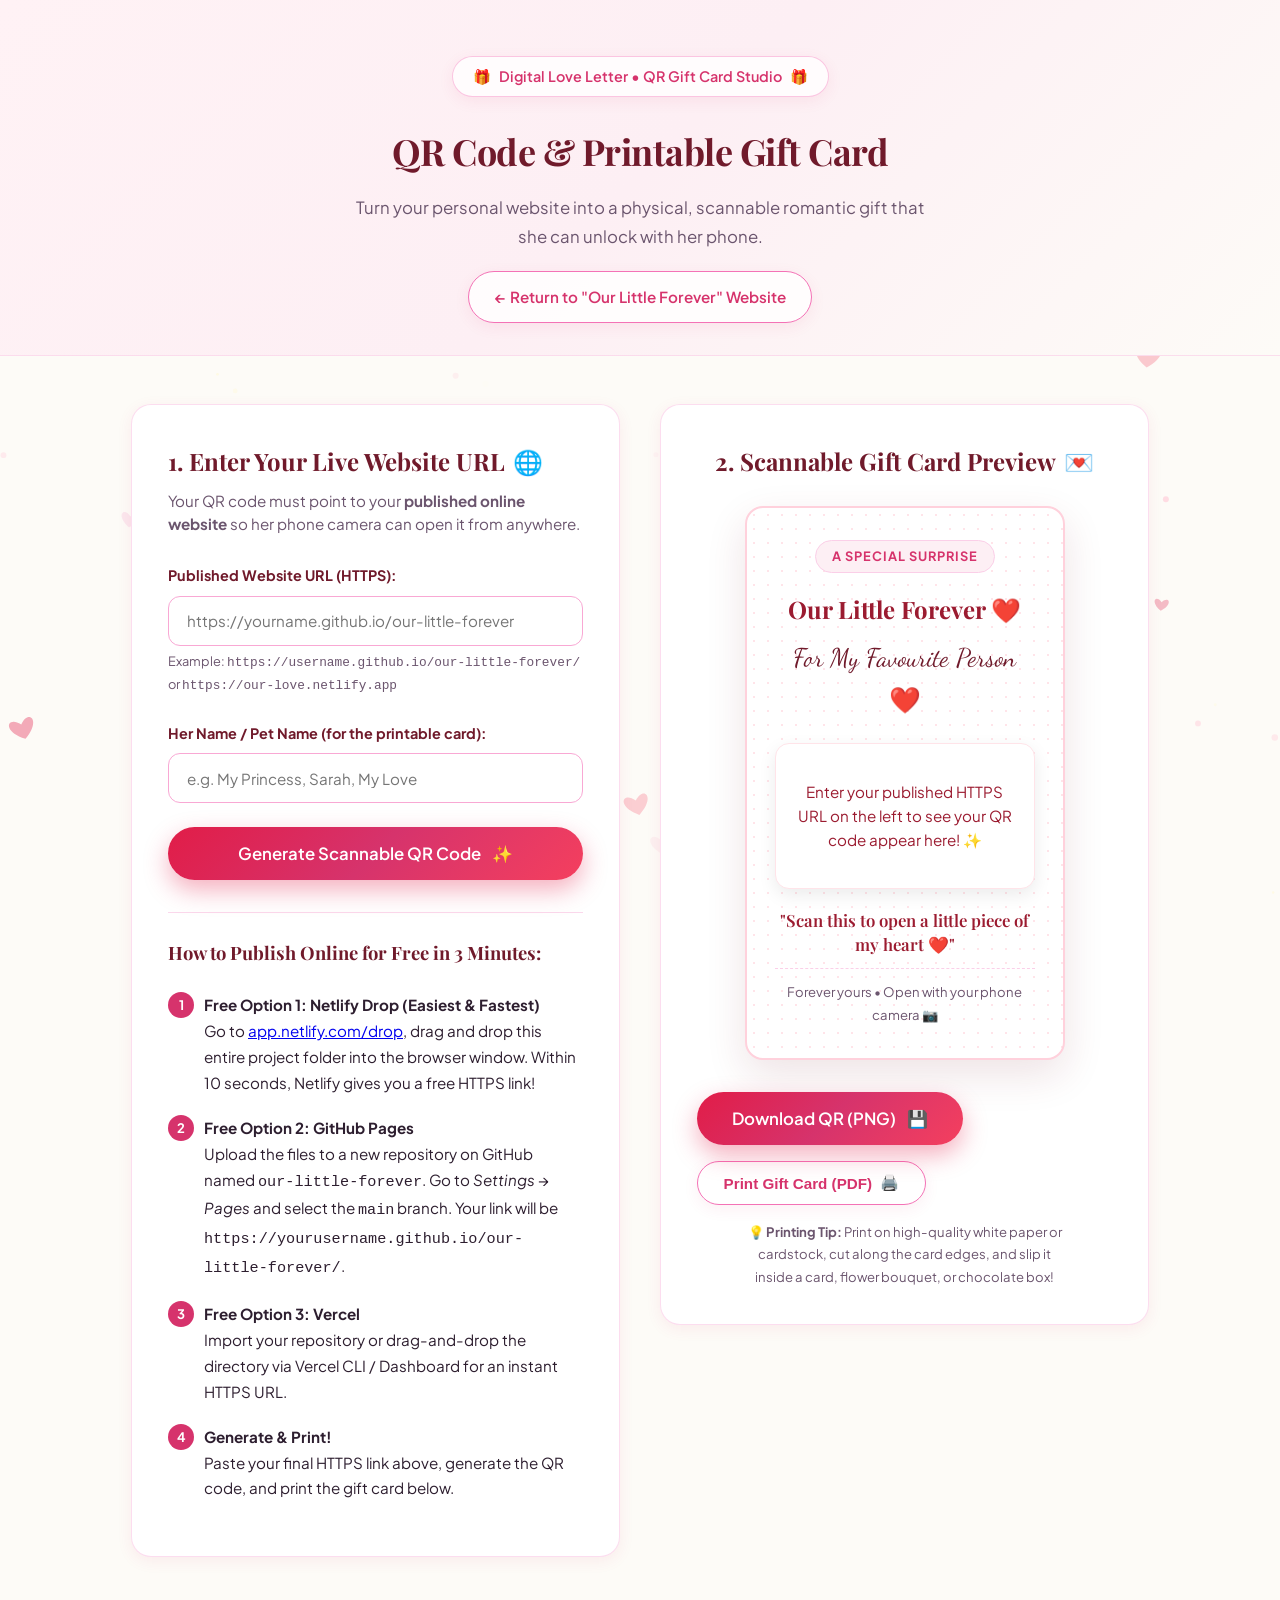
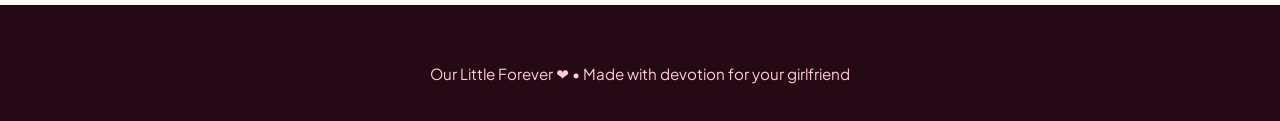
<file: Mine/qrcode.html>
<!DOCTYPE html>
<html lang="en">
<head>
  <meta charset="UTF-8">
  <meta name="viewport" content="width=device-width, initial-scale=1.0">
  <title>QR Code & Gift Card Studio — Our Little Forever ❤️</title>
  <meta name="description" content="Generate a real scannable QR code and printable gift card for your girlfriend's romantic surprise website.">
  <meta name="theme-color" content="#fff2f5">

  <link rel="icon" href="data:image/svg+xml,<svg xmlns=%22http://www.w3.org/2000/svg%22 viewBox=%220 0 100 100%22><text y=%22.9em%22 font-size=%2290%22>💌</text></svg>">

  <!-- Stylesheets -->
  <link rel="stylesheet" href="css/style.css">
  <link rel="stylesheet" href="css/qrcode.css">
</head>
<body>

  <!-- Background Canvas for Floating Ambient Sparkles -->
  <canvas id="heart-canvas" aria-hidden="true"></canvas>

  <div class="site-wrapper">

    <!-- Header -->
    <header class="qr-studio-header">
      <div class="container">
        <div class="hero-badge-pill">
          <span>🎁</span>
          <span>Digital Love Letter &bull; QR Gift Card Studio</span>
          <span>🎁</span>
        </div>
        <h1 class="section-title">QR Code & Printable Gift Card</h1>
        <p class="section-subtitle">
          Turn your personal website into a physical, scannable romantic gift that she can unlock with her phone.
        </p>
        <div style="margin-top: 1.25rem;">
          <a href="index.html" class="btn-romantic-outline">
            &larr; Return to "Our Little Forever" Website
          </a>
        </div>
      </div>
    </header>

    <main class="container">
      <div class="qr-studio-grid">

        <!-- Column 1: URL Input & Deployment Controls -->
        <section class="qr-card-panel">
          <h2 class="panel-title">
            <span>1. Enter Your Live Website URL</span>
            <span>🌐</span>
          </h2>
          <p class="panel-description">
            Your QR code must point to your <strong>published online website</strong> so her phone camera can open it from anywhere.
          </p>

          <!-- Warning Box -->
          <div id="url-warning" class="warning-box" role="alert"></div>

          <!-- URL Input Field -->
          <div class="form-group">
            <label for="qr-url-input" class="form-label">Published Website URL (HTTPS):</label>
            <input
              type="url"
              id="qr-url-input"
              class="form-input"
              placeholder="https://yourname.github.io/our-little-forever"
              autocomplete="off"
            >
            <small style="color: var(--text-muted); display: block; margin-top: 0.35rem; font-size: 0.8rem;">
              Example: <code>https://username.github.io/our-little-forever/</code> or <code>https://our-love.netlify.app</code>
            </small>
          </div>

          <!-- Recipient Name Input (Optional Personalization) -->
          <div class="form-group">
            <label for="card-recipient-input" class="form-label">Her Name / Pet Name (for the printable card):</label>
            <input
              type="text"
              id="card-recipient-input"
              class="form-input"
              placeholder="e.g. My Princess, Sarah, My Love"
            >
          </div>

          <!-- Generate Action -->
          <div style="margin-bottom: 2rem;">
            <button id="generate-qr-btn" class="btn-romantic-primary" style="width: 100%;">
              <span>Generate Scannable QR Code</span>
              <span>✨</span>
            </button>
          </div>

          <!-- Deployment Guidance Guide -->
          <div style="border-top: 1px solid rgba(251, 207, 232, 0.8); padding-top: 1.5rem;">
            <h3 style="font-family: var(--font-serif); font-size: 1.15rem; color: var(--wine-dark); margin-bottom: 0.75rem;">
              How to Publish Online for Free in 3 Minutes:
            </h3>

            <ul class="deployment-steps-list">
              <li>
                <span class="step-num">1</span>
                <strong>Free Option 1: Netlify Drop (Easiest & Fastest)</strong><br>
                Go to <a href="https://app.netlify.com/drop" target="_blank" rel="noopener">app.netlify.com/drop</a>, drag and drop this entire project folder into the browser window. Within 10 seconds, Netlify gives you a free HTTPS link!
              </li>
              <li>
                <span class="step-num">2</span>
                <strong>Free Option 2: GitHub Pages</strong><br>
                Upload the files to a new repository on GitHub named <code>our-little-forever</code>. Go to <em>Settings &rarr; Pages</em> and select the <code>main</code> branch. Your link will be <code>https://yourusername.github.io/our-little-forever/</code>.
              </li>
              <li>
                <span class="step-num">3</span>
                <strong>Free Option 3: Vercel</strong><br>
                Import your repository or drag-and-drop the directory via Vercel CLI / Dashboard for an instant HTTPS URL.
              </li>
              <li>
                <span class="step-num">4</span>
                <strong>Generate & Print!</strong><br>
                Paste your final HTTPS link above, generate the QR code, and print the gift card below.
              </li>
            </ul>
          </div>
        </section>


        <!-- Column 2: Live QR Code Preview & Printable Gift Card -->
        <section class="qr-card-panel printable-card-preview-container">
          <h2 class="panel-title no-print" style="margin-bottom: 1.5rem;">
            <span>2. Scannable Gift Card Preview</span>
            <span>💌</span>
          </h2>

          <!-- The Physical Card Template (Ready to Print) -->
          <div class="gift-card-box" id="printable-gift-card">
            <span class="card-ribbon">A Special Surprise</span>
            
            <h3 class="card-title">Our Little Forever ❤️</h3>
            <div class="card-recipient" id="card-recipient-display">For My Favourite Person ❤️</div>

            <div class="card-qr-wrapper">
              <div id="card-qr-display" class="qr-code-canvas-container">
                <!-- QR Code rendered here by JavaScript -->
                <div class="qr-placeholder-msg" style="padding: 1.5rem 0.5rem;">
                  Enter your published HTTPS URL on the left to see your QR code appear here! ✨
                </div>
              </div>
            </div>

            <p class="card-scan-text">
              "Scan this to open a little piece of my heart ❤️"
            </p>

            <div class="card-signoff">
              Forever yours &bull; Open with your phone camera 📷
            </div>
          </div>

          <!-- Standalone High-Res QR Display for Single Download -->
          <div id="qr-code-display" style="display: none;"></div>

          <!-- Action Buttons for Downloading & Printing -->
          <div class="qr-actions-row no-print" style="margin-top: 2rem;">
            <button id="download-qr-btn" class="btn-romantic-primary" disabled>
              <span>Download QR (PNG)</span>
              <span>💾</span>
            </button>

            <button id="print-card-btn" class="btn-romantic-outline">
              <span>Print Gift Card (PDF)</span>
              <span>🖨️</span>
            </button>
          </div>

          <p class="no-print" style="color: var(--text-muted); font-size: 0.82rem; margin-top: 1rem; text-align: center; max-width: 320px;">
            💡 <strong>Printing Tip:</strong> Print on high-quality white paper or cardstock, cut along the card edges, and slip it inside a card, flower bouquet, or chocolate box!
          </p>
        </section>

      </div>
    </main>

    <!-- Footer -->
    <footer class="site-footer no-print">
      <div class="container">
        <p>Our Little Forever ❤️ &bull; Made with devotion for your girlfriend</p>
      </div>
    </footer>

  </div>

  <!-- Scripts -->
  <script src="js/qrcode-lib.js"></script>
  <script src="js/particles.js"></script>
  <script src="js/qrcode-generator.js"></script>
</body>
</html>
</file>
<file: Mine/css/style.css>
/* ==========================================================================
   OUR LITTLE FOREVER — MASTER ROMANTIC STYLESHEET
   Aesthetics: Dreamy Pastel Pink, Cream, Glassmorphism, Editorial Typography
   ========================================================================== */

/* --- Google Fonts Import (With System Font Fallbacks) --- */
@import url('https://fonts.googleapis.com/css2?family=Dancing+Script:wght@600;700&family=Great+Vibes&family=Playfair+Display:ital,wght@0,400;0,600;0,700;1,400&family=Plus+Jakarta+Sans:wght@300;400;500;600;700&display=swap');

/* --- CSS Variables & Theme Tokens --- */
:root {
  /* Color Palette */
  --bg-cream: #fdfbf7;
  --bg-blush: #fff2f5;
  --bg-gradient-hero: linear-gradient(135deg, #fff2f5 0%, #fdeff4 50%, #fdfbf7 100%);
  --bg-card-glass: rgba(255, 255, 255, 0.85);
  --bg-card-border: rgba(255, 255, 255, 0.9);
  
  --primary-rose: #d6336c;
  --primary-rose-hover: #b82357;
  --soft-pink: #fbcfe8;
  --pastel-rose: #f472b6;
  --ruby-accent: #9b1b30;
  --wine-dark: #701a2b;
  --warm-gold: #c59b27;
  --gold-glow: rgba(197, 155, 39, 0.35);

  --text-dark: #2d1e2f;       /* WCAG AAA compliant against light bg */
  --text-muted: #6b556e;
  --text-romantic: #881337;

  /* Shadows & Glassmorphism */
  --shadow-sm: 0 4px 15px rgba(214, 51, 108, 0.08);
  --shadow-md: 0 10px 30px rgba(214, 51, 108, 0.12);
  --shadow-lg: 0 20px 45px rgba(214, 51, 108, 0.18);
  --shadow-glow: 0 0 25px rgba(244, 114, 182, 0.45);

  /* Typography */
  --font-serif: 'Playfair Display', Georgia, serif;
  --font-cursive: 'Dancing Script', 'Great Vibes', cursive;
  --font-script: 'Great Vibes', cursive;
  --font-body: 'Plus Jakarta Sans', system-ui, -apple-system, sans-serif;

  /* Transitions */
  --transition-smooth: all 0.35s cubic-bezier(0.16, 1, 0.3, 1);
}

/* --- Base & Reset --- */
*, *::before, *::after {
  box-sizing: border-box;
  margin: 0;
  padding: 0;
}

html {
  scroll-behavior: smooth;
  font-size: 16px;
  -webkit-tap-highlight-color: transparent;
}

body {
  font-family: var(--font-body);
  background: var(--bg-cream);
  color: var(--text-dark);
  line-height: 1.7;
  overflow-x: hidden;
  position: relative;
  min-height: 100vh;
}

/* Background Canvas for Floating Hearts & Sparkles */
#heart-canvas {
  position: fixed;
  top: 0;
  left: 0;
  width: 100%;
  height: 100%;
  pointer-events: none;
  z-index: 1;
}

/* Main Content Container */
.site-wrapper {
  position: relative;
  z-index: 2;
  width: 100%;
  overflow-x: hidden;
}

.container {
  width: 90%;
  max-width: 1050px;
  margin: 0 auto;
  padding: 0 1rem;
}

/* --- Section Layouts & Dividers --- */
.romantic-section {
  padding: 5rem 0;
  position: relative;
}

.section-header {
  text-align: center;
  margin-bottom: 3.5rem;
}

.section-badge {
  display: inline-block;
  padding: 0.35rem 1.25rem;
  background: rgba(244, 114, 182, 0.15);
  color: var(--primary-rose);
  border-radius: 50px;
  font-size: 0.85rem;
  font-weight: 600;
  letter-spacing: 1px;
  text-transform: uppercase;
  margin-bottom: 0.75rem;
  border: 1px solid rgba(244, 114, 182, 0.3);
}

.section-title {
  font-family: var(--font-serif);
  font-size: 2.25rem;
  font-weight: 700;
  color: var(--wine-dark);
  margin-bottom: 0.75rem;
  letter-spacing: -0.5px;
}

.section-subtitle {
  font-size: 1.05rem;
  color: var(--text-muted);
  max-width: 580px;
  margin: 0 auto;
}

/* --- Buttons & Interactive Elements --- */
.btn-romantic-primary {
  display: inline-flex;
  align-items: center;
  justify-content: center;
  gap: 0.65rem;
  background: linear-gradient(135deg, #e11d48, #d6336c, #f43f5e);
  color: #ffffff;
  font-family: var(--font-body);
  font-size: 1.05rem;
  font-weight: 600;
  padding: 1rem 2.2rem;
  border-radius: 50px;
  border: none;
  cursor: pointer;
  box-shadow: 0 10px 25px rgba(225, 29, 72, 0.35);
  transition: var(--transition-smooth);
  text-decoration: none;
  position: relative;
  overflow: hidden;
}

.btn-romantic-primary:hover {
  transform: translateY(-3px) scale(1.02);
  box-shadow: 0 15px 35px rgba(225, 29, 72, 0.45);
}

.btn-romantic-primary:active {
  transform: translateY(0) scale(0.98);
}

.btn-romantic-outline {
  display: inline-flex;
  align-items: center;
  justify-content: center;
  gap: 0.5rem;
  background: rgba(255, 255, 255, 0.85);
  color: var(--primary-rose);
  font-size: 0.95rem;
  font-weight: 600;
  padding: 0.75rem 1.6rem;
  border-radius: 50px;
  border: 1.5px solid var(--pastel-rose);
  cursor: pointer;
  box-shadow: var(--shadow-sm);
  transition: var(--transition-smooth);
  text-decoration: none;
}

.btn-romantic-outline:hover {
  background: #ffffff;
  border-color: var(--primary-rose);
  color: var(--ruby-accent);
  transform: translateY(-2px);
  box-shadow: var(--shadow-md);
}

/* --- SECTION 1: HERO / PERSONAL WELCOME --- */
.hero-section {
  min-height: 92vh;
  display: flex;
  align-items: center;
  justify-content: center;
  text-align: center;
  background: var(--bg-gradient-hero);
  position: relative;
  padding: 3rem 1rem 6rem;
}

.hero-content {
  max-width: 680px;
  margin: 0 auto;
}

.hero-badge-pill {
  display: inline-flex;
  align-items: center;
  gap: 0.5rem;
  padding: 0.45rem 1.25rem;
  background: rgba(255, 255, 255, 0.8);
  border: 1px solid rgba(244, 114, 182, 0.4);
  border-radius: 50px;
  font-size: 0.9rem;
  color: var(--primary-rose);
  font-weight: 600;
  margin-bottom: 1.5rem;
  box-shadow: var(--shadow-sm);
}

/* Beating 3D Animated Heart */
.hero-heart-container {
  margin: 1.25rem auto 2rem;
  display: flex;
  justify-content: center;
}

.beating-heart {
  width: 76px;
  height: 76px;
  background: radial-gradient(circle at 30% 30%, #ff6b8b, #d6336c, #9b1b30);
  transform: rotate(-45deg);
  position: relative;
  border-radius: 8px 8px 0 0;
  box-shadow: 0 10px 30px rgba(214, 51, 108, 0.45);
  animation: heartPulse 1.4s ease-in-out infinite;
  cursor: pointer;
}

.beating-heart::before,
.beating-heart::after {
  content: "";
  width: 76px;
  height: 76px;
  background: inherit;
  border-radius: 50%;
  position: absolute;
}

.beating-heart::before {
  top: -38px;
  left: 0;
}

.beating-heart::after {
  top: 0;
  right: -38px;
}

@keyframes heartPulse {
  0% { transform: rotate(-45deg) scale(0.95); }
  14% { transform: rotate(-45deg) scale(1.15); }
  28% { transform: rotate(-45deg) scale(0.98); }
  42% { transform: rotate(-45deg) scale(1.18); }
  70% { transform: rotate(-45deg) scale(0.95); }
  100% { transform: rotate(-45deg) scale(0.95); }
}

.hero-title {
  font-family: var(--font-serif);
  font-size: 3rem;
  font-weight: 700;
  color: var(--wine-dark);
  margin-bottom: 1rem;
  line-height: 1.2;
}

.hero-subtitle {
  font-family: var(--font-body);
  font-size: 1.35rem;
  color: var(--text-muted);
  margin-bottom: 2.5rem;
  font-weight: 400;
}

.hero-cta-group {
  display: flex;
  flex-direction: column;
  align-items: center;
  gap: 1rem;
}

.scroll-indicator {
  position: absolute;
  bottom: 2rem;
  left: 50%;
  transform: translateX(-50%);
  display: flex;
  flex-direction: column;
  align-items: center;
  color: var(--text-muted);
  font-size: 0.85rem;
  text-decoration: none;
  animation: bounceDown 2s infinite;
}

.scroll-indicator svg {
  margin-top: 0.35rem;
  fill: var(--primary-rose);
}

@keyframes bounceDown {
  0%, 20%, 50%, 80%, 100% { transform: translate(-50%, 0); }
  40% { transform: translate(-50%, -8px); }
  60% { transform: translate(-50%, -4px); }
}

/* --- SECTION 2: HER PHOTOGRAPH (Polaroid Card) --- */
.photo-section {
  background: var(--bg-cream);
  padding: 6rem 0;
}

.photo-stage {
  display: flex;
  justify-content: center;
  align-items: center;
  padding: 1rem;
}

.polaroid-card {
  background: #ffffff;
  padding: 1.25rem 1.25rem 2rem;
  border-radius: 12px;
  box-shadow: 0 15px 40px rgba(112, 26, 43, 0.12), 0 2px 8px rgba(0, 0, 0, 0.05);
  max-width: 440px;
  width: 100%;
  position: relative;
  transform: rotate(-1.5deg);
  transition: transform 0.5s cubic-bezier(0.175, 0.885, 0.32, 1.275), box-shadow 0.4s ease;
  border: 1px solid rgba(251, 207, 232, 0.4);
}

.polaroid-card:hover {
  transform: rotate(0deg) scale(1.02);
  box-shadow: 0 25px 50px rgba(112, 26, 43, 0.18), 0 0 25px rgba(244, 114, 182, 0.25);
}

/* Washi Tape / Romantic Clip on Top */
.washi-tape {
  position: absolute;
  top: -14px;
  left: 50%;
  transform: translateX(-50%);
  width: 120px;
  height: 28px;
  background: rgba(251, 207, 232, 0.85);
  backdrop-filter: blur(4px);
  border-radius: 2px;
  box-shadow: 0 2px 6px rgba(0, 0, 0, 0.08);
  border-left: 2px dashed rgba(244, 114, 182, 0.5);
  border-right: 2px dashed rgba(244, 114, 182, 0.5);
  z-index: 5;
}

.photo-frame {
  position: relative;
  width: 100%;
  aspect-ratio: 4 / 4.8;
  background: #fdf2f4;
  border-radius: 8px;
  overflow: hidden;
  box-shadow: inset 0 0 15px rgba(0, 0, 0, 0.04);
  display: flex;
  align-items: center;
  justify-content: center;
}

.managed-photo {
  width: 100%;
  height: 100%;
  object-fit: cover;
  display: block;
  transition: transform 0.6s ease;
}

.polaroid-card:hover .managed-photo {
  transform: scale(1.03);
}

/* Graceful Placeholder when girlfriend.jpg is missing or pending */
.photo-placeholder-fallback {
  width: 100%;
  height: 100%;
  display: none; /* Shown via JS error handler if image not found */
  flex-direction: column;
  align-items: center;
  justify-content: center;
  text-align: center;
  padding: 1.5rem;
  background: linear-gradient(135deg, #fff0f3, #ffe4e9);
  color: var(--ruby-accent);
}

.photo-placeholder-fallback svg {
  width: 64px;
  height: 64px;
  fill: var(--pastel-rose);
  margin-bottom: 1rem;
  filter: drop-shadow(0 4px 10px rgba(244, 114, 182, 0.3));
}

.photo-placeholder-fallback .fallback-title {
  font-family: var(--font-serif);
  font-size: 1.25rem;
  font-weight: 600;
  margin-bottom: 0.35rem;
}

.photo-placeholder-fallback .fallback-hint {
  font-size: 0.82rem;
  color: var(--text-muted);
  line-height: 1.4;
  background: rgba(255, 255, 255, 0.8);
  padding: 0.5rem 0.85rem;
  border-radius: 6px;
  border: 1px dashed var(--pastel-rose);
  margin-top: 0.5rem;
}

/* Caption Under Photo */
.polaroid-caption {
  margin-top: 1.25rem;
  text-align: center;
}

.polaroid-caption h3 {
  font-family: var(--font-cursive);
  font-size: 1.85rem;
  color: var(--ruby-accent);
  font-weight: 700;
  line-height: 1.3;
}

/* --- SECTION 3: MY LOVE LETTER (Interactive Envelope) --- */
.letter-section {
  background: var(--bg-blush);
  padding: 6rem 0;
  position: relative;
}

/* Note: Full envelope 3D styling resides in css/envelope.css */

/* --- SECTION 4: OUR MEMORIES --- */
.memories-section {
  background: var(--bg-cream);
  padding: 6rem 0;
}

.memory-grid {
  display: grid;
  grid-template-columns: repeat(auto-fit, minmax(290px, 1fr));
  gap: 2rem;
  margin-top: 1rem;
}

.memory-card {
  background: var(--bg-card-glass);
  backdrop-filter: blur(12px);
  -webkit-backdrop-filter: blur(12px);
  border: 1px solid var(--bg-card-border);
  border-radius: 16px;
  padding: 1.5rem;
  box-shadow: var(--shadow-sm);
  transition: var(--transition-smooth);
  display: flex;
  flex-direction: column;
  position: relative;
  overflow: hidden;
}

.memory-card:hover {
  transform: translateY(-8px);
  box-shadow: var(--shadow-lg);
  border-color: var(--pastel-rose);
}

.memory-card::before {
  content: "";
  position: absolute;
  top: 0;
  left: 0;
  width: 100%;
  height: 4px;
  background: linear-gradient(90deg, var(--pastel-rose), var(--primary-rose), var(--warm-gold));
}

.memory-photo-wrap {
  width: 100%;
  height: 200px;
  border-radius: 10px;
  overflow: hidden;
  position: relative;
  background: #fdf2f4;
  margin-bottom: 1.25rem;
}

.memory-photo-wrap img {
  width: 100%;
  height: 100%;
  object-fit: cover;
  transition: transform 0.5s ease;
}

.memory-card:hover .memory-photo-wrap img {
  transform: scale(1.05);
}

.memory-card-body {
  display: flex;
  flex-direction: column;
  flex-grow: 1;
}

.memory-tag {
  display: inline-block;
  font-size: 0.75rem;
  font-weight: 700;
  text-transform: uppercase;
  letter-spacing: 1px;
  color: var(--primary-rose);
  margin-bottom: 0.4rem;
}

.memory-title {
  font-family: var(--font-serif);
  font-size: 1.35rem;
  color: var(--wine-dark);
  margin-bottom: 0.75rem;
  line-height: 1.3;
}

.memory-desc {
  font-size: 0.95rem;
  color: var(--text-muted);
  line-height: 1.6;
  flex-grow: 1;
  margin-bottom: 1rem;
}

.memory-footer {
  display: flex;
  align-items: center;
  justify-content: space-between;
  border-top: 1px solid rgba(251, 207, 232, 0.6);
  padding-top: 0.85rem;
  font-size: 0.85rem;
  color: var(--ruby-accent);
  font-weight: 600;
}

/* --- SECTION 5: A SPECIAL PROMISE --- */
.promise-section {
  background: linear-gradient(135deg, #fff0f3 0%, #ffe4e9 50%, #fff9f5 100%);
  padding: 6.5rem 0;
  position: relative;
}

.promise-card {
  max-width: 760px;
  margin: 0 auto;
  background: rgba(255, 255, 255, 0.9);
  backdrop-filter: blur(16px);
  -webkit-backdrop-filter: blur(16px);
  border: 2px solid rgba(255, 255, 255, 0.8);
  border-radius: 24px;
  padding: 3.5rem 2.5rem;
  text-align: center;
  box-shadow: 0 20px 50px rgba(190, 24, 93, 0.12), 0 0 30px rgba(244, 114, 182, 0.2);
  position: relative;
}

.promise-quote-icon {
  font-family: Georgia, serif;
  font-size: 5rem;
  line-height: 1;
  color: var(--pastel-rose);
  opacity: 0.4;
  margin-bottom: -1.5rem;
}

.promise-text {
  font-family: var(--font-serif);
  font-size: 1.65rem;
  font-style: italic;
  color: var(--wine-dark);
  line-height: 1.6;
  margin-bottom: 2rem;
  font-weight: 400;
}

.promise-hearts-line {
  display: flex;
  align-items: center;
  justify-content: center;
  gap: 0.75rem;
  margin-bottom: 1.5rem;
}

.promise-hearts-line span {
  font-size: 1.4rem;
  animation: floatHeart 2.5s ease-in-out infinite alternate;
}

.promise-hearts-line span:nth-child(2) {
  font-size: 1.8rem;
  animation-delay: 0.4s;
}

.promise-hearts-line span:nth-child(3) {
  font-size: 1.4rem;
  animation-delay: 0.8s;
}

@keyframes floatHeart {
  0% { transform: translateY(0); }
  100% { transform: translateY(-8px); }
}

.promise-highlight-msg {
  font-family: var(--font-cursive);
  font-size: 2.25rem;
  color: var(--ruby-accent);
  font-weight: 700;
}

/* --- SECTION 6: FINAL SURPRISE --- */
.surprise-section {
  background: var(--bg-cream);
  padding: 7rem 0 5rem;
  text-align: center;
}

.surprise-container {
  max-width: 720px;
  margin: 0 auto;
}

.surprise-cinema-card {
  background: #ffffff;
  border-radius: 24px;
  padding: 3.5rem 2rem;
  box-shadow: var(--shadow-md);
  border: 1px solid rgba(251, 207, 232, 0.6);
  position: relative;
  overflow: hidden;
}

.surprise-statement {
  font-family: var(--font-serif);
  font-size: 2.1rem;
  font-weight: 700;
  color: var(--wine-dark);
  line-height: 1.4;
  margin-bottom: 2.5rem;
}

.surprise-action {
  margin-bottom: 2rem;
}

.btn-surprise-reveal {
  font-size: 1.15rem;
  padding: 1.15rem 2.8rem;
  background: linear-gradient(135deg, #e11d48, #d6336c, #f43f5e);
  color: #fff;
  border: none;
  border-radius: 50px;
  font-weight: 700;
  cursor: pointer;
  box-shadow: 0 10px 30px rgba(225, 29, 72, 0.4);
  transition: var(--transition-smooth);
}

.btn-surprise-reveal:hover {
  transform: translateY(-4px) scale(1.03);
  box-shadow: 0 18px 40px rgba(225, 29, 72, 0.5);
}

.btn-surprise-reveal.revealed {
  background: #4a1525;
  cursor: default;
  transform: none;
  box-shadow: none;
}

/* Hidden Reveal Message Box */
.final-reveal-box {
  display: none;
  background: linear-gradient(135deg, #fff2f5, #ffe4e9);
  border-radius: 18px;
  padding: 2.5rem 2rem;
  border: 2px dashed var(--pastel-rose);
  margin-top: 2rem;
  animation: fadeInPop 0.8s cubic-bezier(0.175, 0.885, 0.32, 1.275) forwards;
}

.final-reveal-box.visible {
  display: block;
}

@keyframes fadeInPop {
  0% { opacity: 0; transform: scale(0.85); }
  100% { opacity: 1; transform: scale(1); }
}

.final-reveal-text {
  font-family: var(--font-serif);
  font-size: 1.6rem;
  color: var(--ruby-accent);
  line-height: 1.5;
  margin-bottom: 1.5rem;
}

.btn-send-love {
  display: inline-flex;
  align-items: center;
  gap: 0.5rem;
  background: #ffffff;
  color: var(--primary-rose);
  border: 1.5px solid var(--primary-rose);
  padding: 0.65rem 1.6rem;
  border-radius: 50px;
  font-weight: 600;
  cursor: pointer;
  transition: var(--transition-smooth);
}

.btn-send-love:hover {
  background: var(--primary-rose);
  color: #ffffff;
}

.btn-send-love.pulsing {
  transform: scale(1.1);
}

/* --- SECTION 7: BACKGROUND MUSIC PLAYER --- */
.music-section {
  background: var(--bg-blush);
  padding: 4.5rem 0;
  border-top: 1px solid rgba(251, 207, 232, 0.6);
}

.music-player-card {
  max-width: 600px;
  margin: 0 auto;
  background: #ffffff;
  border-radius: 20px;
  padding: 2rem;
  box-shadow: var(--shadow-sm);
  display: flex;
  align-items: center;
  gap: 2rem;
  border: 1px solid rgba(251, 207, 232, 0.8);
}

.love-music {
  max-width: 600px;
  margin: 1.5rem auto 0;
  padding: 1.5rem;
  text-align: center;
  color: var(--wine-dark);
  background: rgba(255, 255, 255, 0.8);
  border: 1px solid rgba(251, 207, 232, 0.8);
  border-radius: 12px;
  box-shadow: var(--shadow-sm);
}

.love-music p:first-child {
  font-family: var(--font-serif);
  font-size: 1.2rem;
  font-weight: 700;
}

.love-music audio {
  display: block;
  width: min(100%, 420px);
  margin: 1rem auto;
}

.love-music p:last-child {
  color: var(--text-muted);
  font-size: 0.9rem;
  font-style: italic;
}

.vinyl-stage {
  flex-shrink: 0;
}

.vinyl-disc {
  width: 90px;
  height: 90px;
  border-radius: 50%;
  background: radial-gradient(circle, #331520 20%, #1a0810 21%, #2c101b 40%, #1a0810 41%, #331520 65%, #1a0810 66%, #240a15 100%);
  position: relative;
  box-shadow: 0 8px 20px rgba(0, 0, 0, 0.25);
  display: flex;
  align-items: center;
  justify-content: center;
}

.vinyl-disc::before {
  content: "";
  width: 32px;
  height: 32px;
  border-radius: 50%;
  background: #d6336c;
  box-shadow: 0 0 0 4px #ffccd5;
}

.vinyl-disc::after {
  content: "❤️";
  position: absolute;
  font-size: 12px;
}

.vinyl-disc.spinning {
  animation: spinVinyl 4s linear infinite;
}

@keyframes spinVinyl {
  100% { transform: rotate(360deg); }
}

.music-details {
  flex-grow: 1;
}

.music-title {
  font-family: var(--font-serif);
  font-size: 1.25rem;
  color: var(--wine-dark);
  font-weight: 700;
  margin-bottom: 0.25rem;
}

.music-artist {
  font-size: 0.85rem;
  color: var(--text-muted);
  margin-bottom: 0.85rem;
}

.music-controls-group {
  display: flex;
  align-items: center;
  gap: 0.85rem;
  flex-wrap: wrap;
}

.music-status-text {
  font-size: 0.8rem;
  color: var(--primary-rose);
  margin-top: 0.5rem;
  font-style: italic;
}

/* Equalizer soundwaves */
.soundwaves-indicator {
  display: flex;
  align-items: flex-end;
  gap: 3px;
  height: 18px;
}

.soundwave-bar {
  width: 3px;
  background: var(--primary-rose);
  border-radius: 2px;
  height: 4px;
}

.soundwave-bar.animating:nth-child(1) { animation: soundwave 0.8s ease infinite alternate 0.1s; }
.soundwave-bar.animating:nth-child(2) { animation: soundwave 0.8s ease infinite alternate 0.3s; }
.soundwave-bar.animating:nth-child(3) { animation: soundwave 0.8s ease infinite alternate 0.2s; }
.soundwave-bar.animating:nth-child(4) { animation: soundwave 0.8s ease infinite alternate 0.4s; }

@keyframes soundwave {
  0% { height: 4px; }
  100% { height: 18px; }
}

/* Floating Sticky Music Pill */
.floating-music-pill {
  position: fixed;
  bottom: 24px;
  left: 24px;
  background: rgba(255, 255, 255, 0.92);
  backdrop-filter: blur(10px);
  border: 1px solid rgba(244, 114, 182, 0.4);
  border-radius: 50px;
  padding: 0.5rem 1.1rem;
  display: flex;
  align-items: center;
  gap: 0.6rem;
  box-shadow: 0 8px 25px rgba(214, 51, 108, 0.18);
  z-index: 99;
  cursor: pointer;
  transition: var(--transition-smooth);
}

.floating-music-pill:hover {
  transform: translateY(-2px);
  box-shadow: 0 12px 30px rgba(214, 51, 108, 0.25);
}

.floating-music-pill .mini-play-icon {
  color: var(--primary-rose);
  font-size: 1rem;
}

.floating-music-pill .mini-label {
  font-size: 0.82rem;
  font-weight: 600;
  color: var(--wine-dark);
}

/* Back to Top Button */
.back-to-top-btn {
  position: fixed;
  bottom: 24px;
  right: 24px;
  width: 44px;
  height: 44px;
  border-radius: 50%;
  background: #ffffff;
  border: 1px solid rgba(244, 114, 182, 0.4);
  color: var(--primary-rose);
  display: flex;
  align-items: center;
  justify-content: center;
  box-shadow: 0 6px 20px rgba(0, 0, 0, 0.08);
  cursor: pointer;
  z-index: 99;
  opacity: 0;
  visibility: hidden;
  transition: var(--transition-smooth);
}

.back-to-top-btn.visible {
  opacity: 1;
  visibility: visible;
}

.back-to-top-btn:hover {
  background: var(--primary-rose);
  color: #ffffff;
  transform: translateY(-3px);
}

/* --- FOOTER & QR CODE LINK --- */
.site-footer {
  background: #250914;
  color: #ffccd5;
  padding: 3.5rem 1rem 2.5rem;
  text-align: center;
  font-size: 0.95rem;
}

.site-footer a {
  color: #fbcfe8;
  text-decoration: underline;
  text-underline-offset: 4px;
}

.site-footer a:hover {
  color: #ffffff;
}

.footer-qr-banner {
  margin: 1.5rem auto 2rem;
  max-width: 500px;
  background: rgba(255, 255, 255, 0.08);
  border-radius: 14px;
  padding: 1.25rem;
  border: 1px dashed rgba(251, 207, 232, 0.4);
}

/* --- SCROLL REVEAL ANIMATIONS --- */
.reveal-on-scroll {
  opacity: 0;
  transform: translateY(30px);
  transition: opacity 0.8s ease, transform 0.8s cubic-bezier(0.16, 1, 0.3, 1);
}

.reveal-on-scroll.in-view {
  opacity: 1;
  transform: translateY(0);
}

/* --- RESPONSIVE ADJUSTMENTS --- */
@media (max-width: 768px) {
  .hero-title {
    font-size: 2.25rem;
  }
  .hero-subtitle {
    font-size: 1.15rem;
  }
  .section-title {
    font-size: 1.85rem;
  }
  .promise-text {
    font-size: 1.35rem;
  }
  .promise-card {
    padding: 2.5rem 1.5rem;
  }
  .surprise-statement {
    font-size: 1.65rem;
  }
  .surprise-cinema-card {
    padding: 2.5rem 1.25rem;
  }
  .music-player-card {
    flex-direction: column;
    text-align: center;
    gap: 1.25rem;
  }
  .music-controls-group {
    justify-content: center;
  }
  .floating-music-pill {
    bottom: 16px;
    left: 16px;
    padding: 0.4rem 0.9rem;
  }
  .back-to-top-btn {
    bottom: 16px;
    right: 16px;
  }
}

@media (max-width: 480px) {
  .hero-title {
    font-size: 1.95rem;
  }
  .hero-subtitle {
    font-size: 1.05rem;
  }
  .polaroid-caption h3 {
    font-size: 1.5rem;
  }
}
</file>
<file: Mine/css/qrcode.css>
/* ==========================================================================
   QR CODE STUDIO & PRINTABLE GIFT CARD STYLES
   Responsive layout, input verification alerts, and @media print styling
   ========================================================================== */

.qr-studio-header {
  padding: 3.5rem 1rem 2rem;
  text-align: center;
  background: var(--bg-gradient-hero);
  border-bottom: 1px solid rgba(251, 207, 232, 0.6);
}

.qr-studio-grid {
  display: grid;
  grid-template-columns: 1fr 1fr;
  gap: 2.5rem;
  margin: 3rem auto;
  align-items: start;
}

/* Control Panel */
.qr-card-panel {
  background: #ffffff;
  border-radius: 20px;
  padding: 2.25rem;
  box-shadow: var(--shadow-sm);
  border: 1px solid rgba(251, 207, 232, 0.7);
}

.panel-title {
  font-family: var(--font-serif);
  font-size: 1.5rem;
  color: var(--wine-dark);
  margin-bottom: 0.5rem;
  display: flex;
  align-items: center;
  gap: 0.5rem;
}

.panel-description {
  font-size: 0.95rem;
  color: var(--text-muted);
  margin-bottom: 1.75rem;
  line-height: 1.5;
}

.form-group {
  margin-bottom: 1.5rem;
}

.form-label {
  display: block;
  font-size: 0.9rem;
  font-weight: 700;
  color: var(--wine-dark);
  margin-bottom: 0.5rem;
}

.form-input {
  width: 100%;
  padding: 0.9rem 1.15rem;
  border-radius: 12px;
  border: 1.5px solid #f9a8d4;
  font-size: 0.95rem;
  font-family: var(--font-body);
  color: var(--text-dark);
  outline: none;
  transition: var(--transition-smooth);
}

.form-input:focus {
  border-color: var(--primary-rose);
  box-shadow: 0 0 0 4px rgba(244, 114, 182, 0.2);
}

/* Warning & Info Boxes */
.warning-box {
  padding: 1rem 1.25rem;
  border-radius: 10px;
  font-size: 0.88rem;
  line-height: 1.5;
  margin-bottom: 1.25rem;
  display: none;
}

.warning-alert {
  background: #fff1f2;
  border: 1.5px solid #f43f5e;
  color: #9f1239;
}

.warning-info {
  background: #fffbeb;
  border: 1.5px solid #f59e0b;
  color: #92400e;
}

/* QR Code Display Stage */
.qr-preview-box {
  background: #fff0f3;
  border-radius: 16px;
  padding: 2rem;
  display: flex;
  flex-direction: column;
  align-items: center;
  justify-content: center;
  border: 1px dashed var(--pastel-rose);
  margin-bottom: 1.5rem;
  min-height: 280px;
}

.qr-placeholder-msg {
  color: var(--ruby-accent);
  text-align: center;
  font-size: 0.95rem;
  line-height: 1.6;
}

.qr-code-canvas-container canvas {
  display: block;
  border-radius: 10px;
  box-shadow: 0 6px 20px rgba(214, 51, 108, 0.15);
  background: #ffffff;
  padding: 10px;
}

/* Action Button Rows */
.qr-actions-row {
  display: flex;
  gap: 1rem;
  flex-wrap: wrap;
}

/* --- PRINTABLE ROMANTIC GIFT CARD TEMPLATE --- */
.printable-card-preview-container {
  display: flex;
  flex-direction: column;
  align-items: center;
}

.gift-card-box {
  width: 320px;
  background: #ffffff;
  border-radius: 18px;
  padding: 2rem 1.75rem;
  box-shadow: 0 15px 40px rgba(112, 26, 43, 0.12);
  border: 2px solid #ffd1dc;
  position: relative;
  text-align: center;
  background-image: radial-gradient(#ffe4e9 0.75px, transparent 0.75px);
  background-size: 14px 14px;
}

.card-ribbon {
  display: inline-block;
  background: #fdeff4;
  color: var(--primary-rose);
  padding: 0.3rem 1rem;
  border-radius: 50px;
  font-size: 0.8rem;
  font-weight: 700;
  text-transform: uppercase;
  letter-spacing: 1px;
  border: 1px solid #fbcfe8;
  margin-bottom: 1rem;
}

.card-title {
  font-family: var(--font-serif);
  font-size: 1.5rem;
  color: var(--ruby-accent);
  margin-bottom: 0.35rem;
}

.card-recipient {
  font-family: var(--font-cursive);
  font-size: 1.6rem;
  color: var(--wine-dark);
  margin-bottom: 1.25rem;
}

.card-qr-wrapper {
  background: #ffffff;
  padding: 12px;
  border-radius: 14px;
  display: inline-block;
  box-shadow: 0 6px 18px rgba(0, 0, 0, 0.08);
  border: 1.5px solid #ffe4e9;
  margin-bottom: 1.25rem;
}

.card-scan-text {
  font-family: var(--font-serif);
  font-size: 1.05rem;
  color: var(--ruby-accent);
  font-weight: 600;
  line-height: 1.4;
  margin-bottom: 0.75rem;
}

.card-signoff {
  font-size: 0.82rem;
  color: var(--text-muted);
  border-top: 1px dashed #fbcfe8;
  padding-top: 0.75rem;
}

/* Step-by-Step Deployment Guidance */
.deployment-steps-list {
  list-style: none;
  padding: 0;
  margin: 1.5rem 0 0;
}

.deployment-steps-list li {
  position: relative;
  padding-left: 2.25rem;
  margin-bottom: 1.2rem;
  font-size: 0.95rem;
  color: var(--text-dark);
}

.step-num {
  position: absolute;
  left: 0;
  top: 0;
  width: 26px;
  height: 26px;
  background: var(--primary-rose);
  color: #fff;
  border-radius: 50%;
  font-size: 0.82rem;
  font-weight: 700;
  display: flex;
  align-items: center;
  justify-content: center;
}

/* --- PRINT MEDIA QUERY (@media print) --- */
@media print {
  body {
    background: #ffffff !important;
    color: #000000 !important;
  }
  
  #heart-canvas,
  .site-header,
  .qr-studio-header,
  .qr-card-panel,
  .site-footer,
  .btn-romantic-primary,
  .btn-romantic-outline,
  .floating-music-pill,
  .back-to-top-btn,
  .no-print {
    display: none !important;
  }

  .qr-studio-grid {
    display: block !important;
    margin: 0 !important;
  }

  .printable-card-preview-container {
    padding: 0 !important;
    margin: 2cm auto !important;
  }

  .gift-card-box {
    width: 90mm !important;
    border: 2px solid #e11d48 !important;
    box-shadow: none !important;
    margin: 0 auto !important;
    page-break-inside: avoid;
    print-color-adjust: exact;
    -webkit-print-color-adjust: exact;
  }

  .card-qr-wrapper canvas {
    max-width: 150px !important;
    height: auto !important;
  }
}

/* Responsive adjustments */
@media (max-width: 850px) {
  .qr-studio-grid {
    grid-template-columns: 1fr;
  }
  .gift-card-box {
    width: 100%;
    max-width: 340px;
  }
}
</file>
